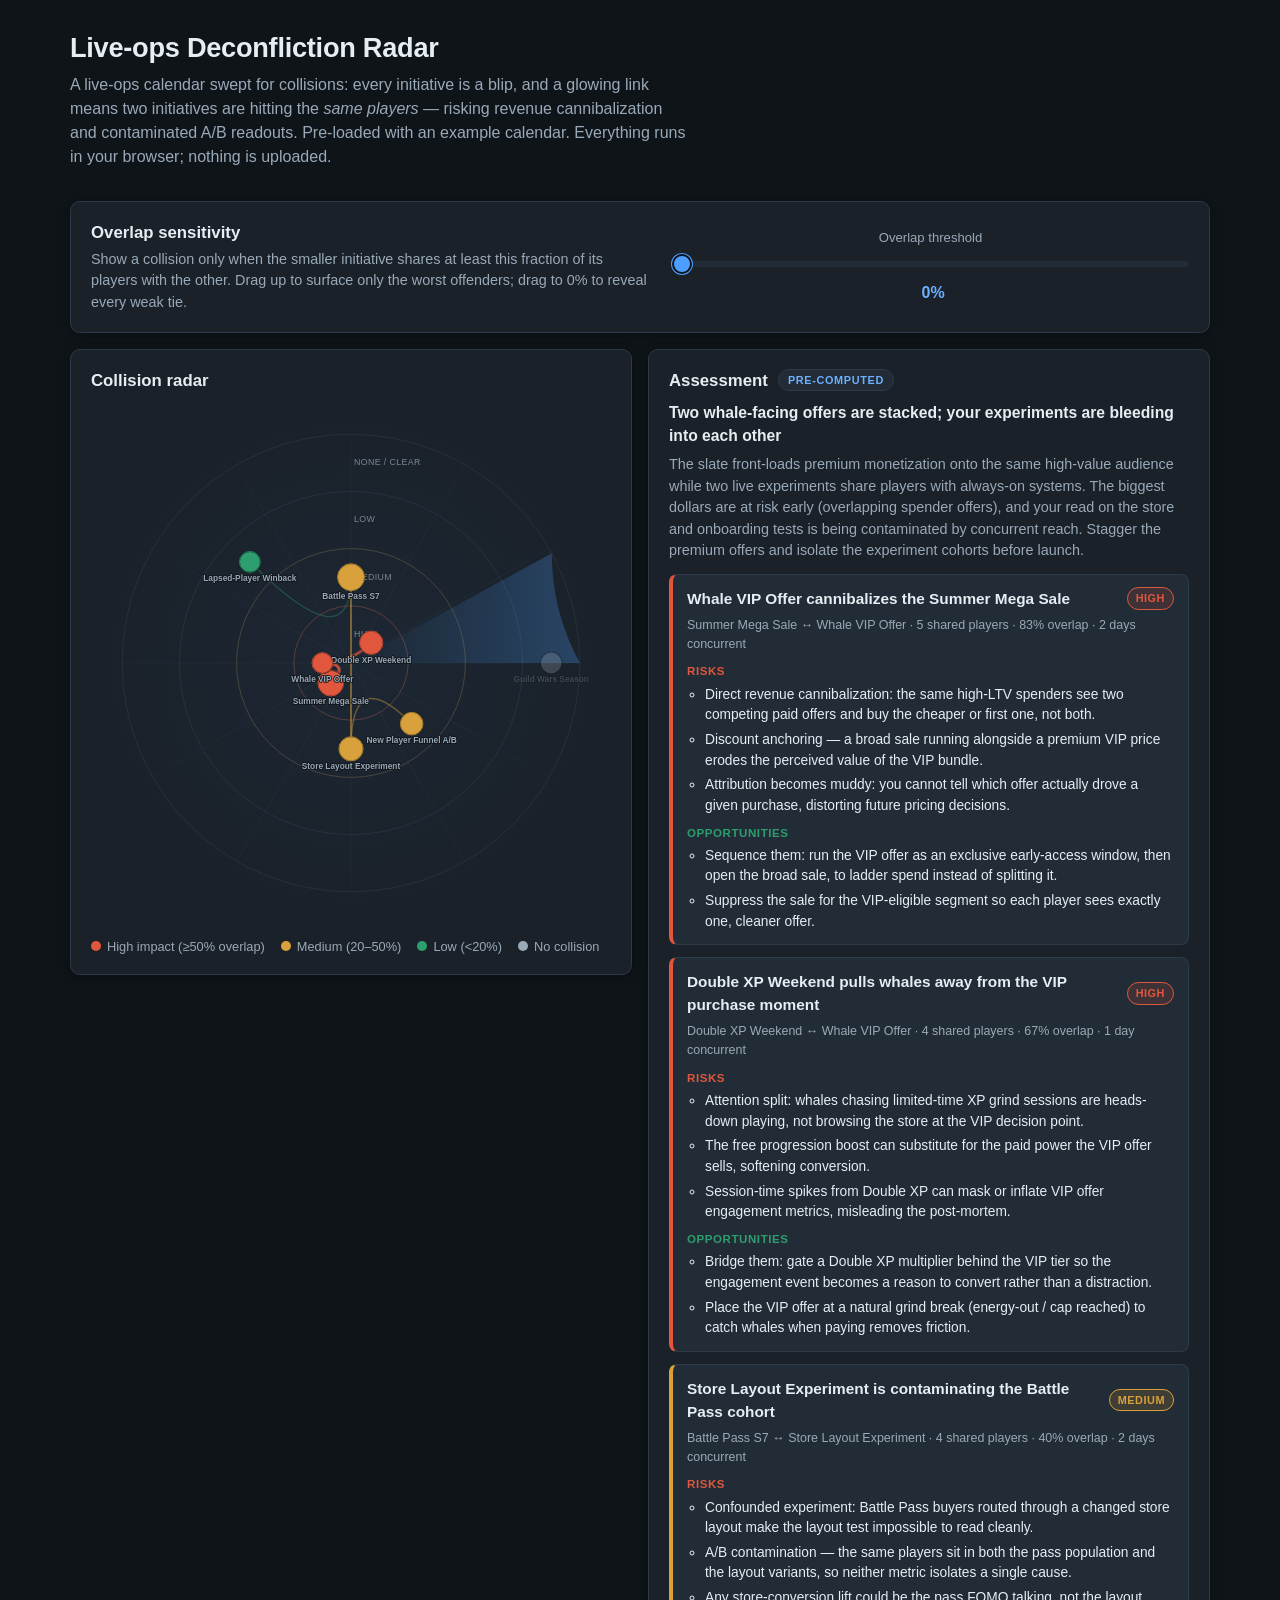
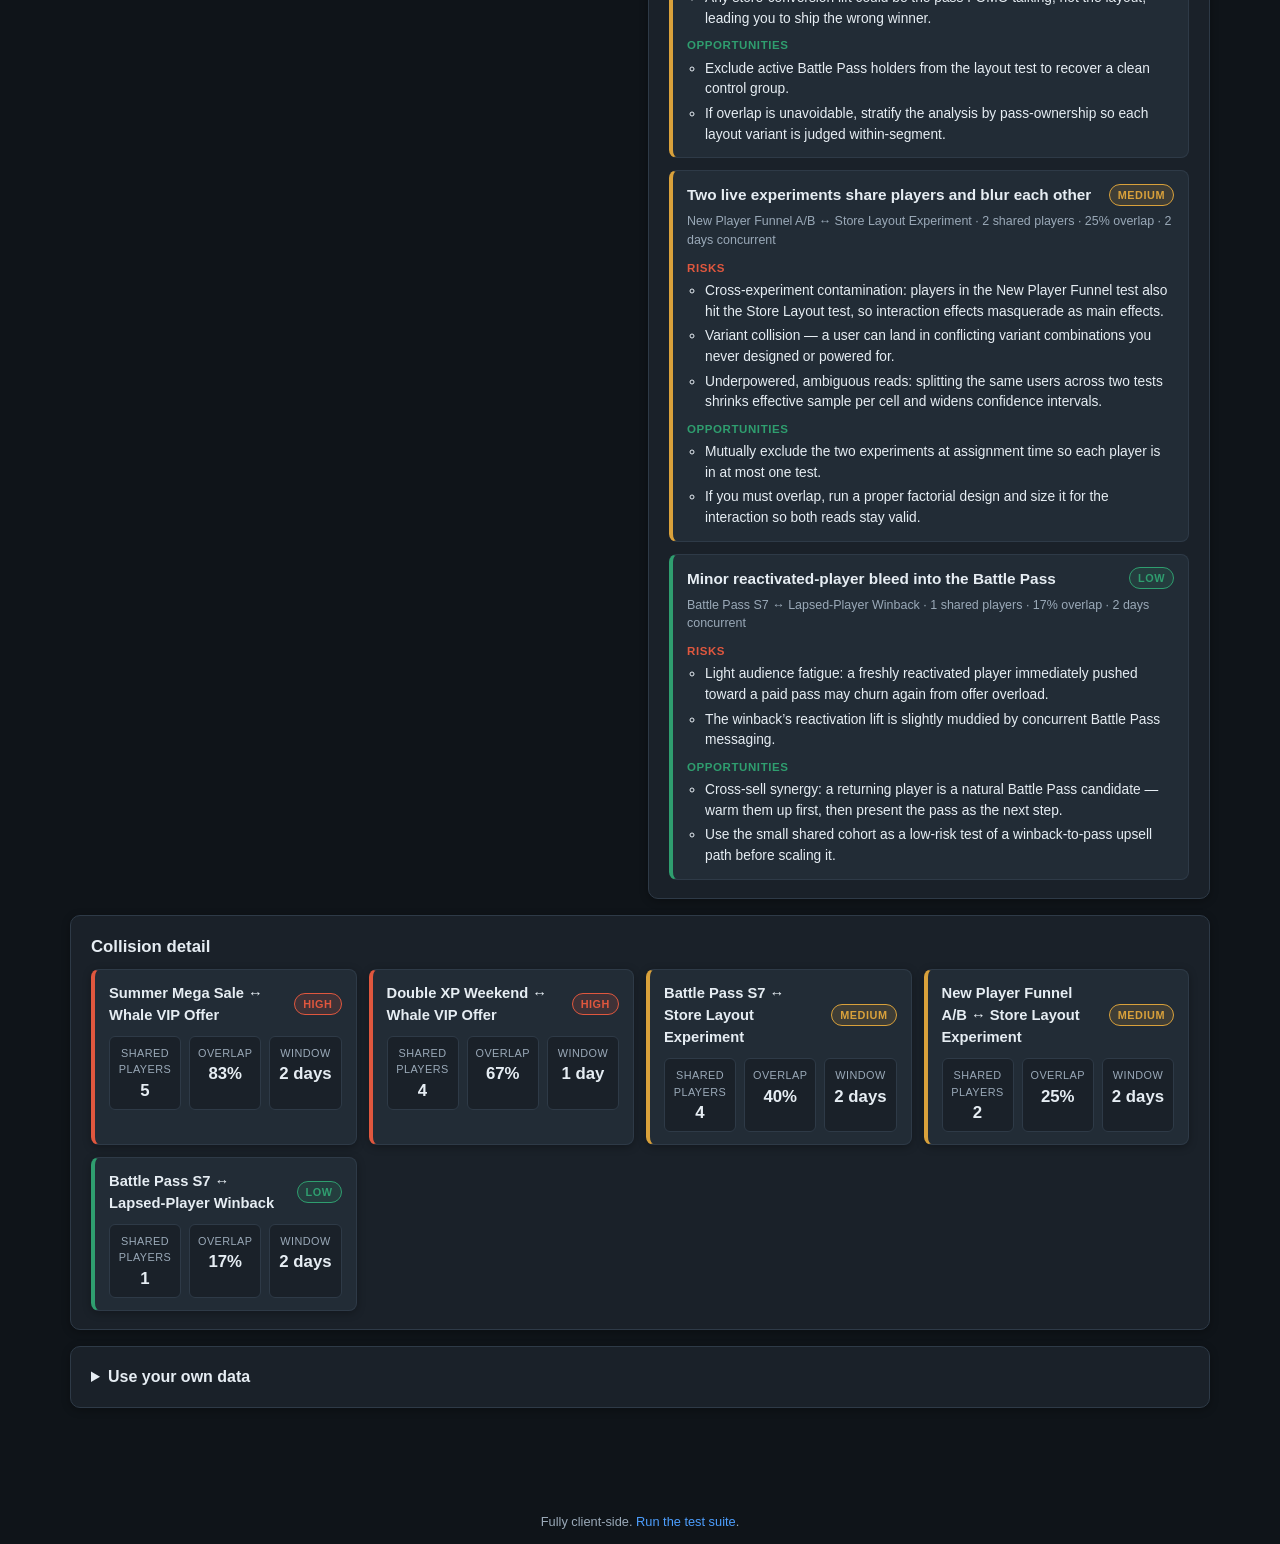
<file: index.html>
<!DOCTYPE html>
<html lang="en">
<head>
  <meta charset="utf-8" />
  <meta name="viewport" content="width=device-width, initial-scale=1" />
  <title>Live-ops Deconfliction Radar</title>
  <meta name="description" content="Client-side radar that flags overlapping live-ops initiatives sharing enrolled players, with a pre-computed risk/opportunity assessment." />
  <!-- Inline empty favicon: suppresses the browser's default /favicon.ico request (no file, no network). -->
  <link rel="icon" href="data:," />
  <!-- CSV parsing is self-contained in js/core.js — no runtime CDN dependency. -->
  <!-- Stylesheets (relative paths for GitHub Pages subpath hosting). -->
  <link rel="stylesheet" href="styles.css" />
  <link rel="stylesheet" href="radar.css" />
</head>
<body>
  <header class="app-header">
    <h1>Live-ops Deconfliction Radar</h1>
    <p class="tagline">
      A live-ops calendar swept for collisions: every initiative is a blip,
      and a glowing link means two initiatives are hitting the <em>same
      players</em> — risking revenue cannibalization and contaminated A/B
      readouts. Pre-loaded with an example calendar. Everything runs in your
      browser; nothing is uploaded.
    </p>
  </header>

  <main class="app-main">
    <!-- ============ Threshold control ============ -->
    <section class="panel threshold-panel" aria-labelledby="threshold-heading">
      <div class="threshold-row">
        <div class="threshold-copy">
          <h2 id="threshold-heading">Overlap sensitivity</h2>
          <p class="threshold-help">
            Show a collision only when the smaller initiative shares at least
            this fraction of its players with the other. Drag up to surface only
            the worst offenders; drag to 0% to reveal every weak tie.
          </p>
        </div>
        <div class="threshold-control">
          <label for="threshold-slider">Overlap threshold</label>
          <input
            type="range"
            id="threshold-slider"
            min="0"
            max="100"
            step="1"
            value="0"
            aria-describedby="threshold-readout"
          />
          <output id="threshold-readout" for="threshold-slider">0%</output>
        </div>
      </div>
    </section>

    <!-- ============ Dashboard: radar + assessment ============ -->
    <div class="dashboard">
      <!-- Radar scope -->
      <section class="panel radar-panel" aria-labelledby="radar-heading">
        <h2 id="radar-heading">Collision radar</h2>
        <div class="radar-stage">
          <svg
            id="radar"
            class="radar-svg"
            viewBox="0 0 1000 1000"
            role="img"
            aria-labelledby="radar-heading"
            aria-describedby="radar-desc"
          ></svg>
          <p id="radar-desc" class="visually-hidden">
            Radar scope. Each blip is a live-ops initiative; distance from the
            centre is its collision risk and blip size is its enrolled
            population. Lines connect initiatives that share players, coloured by
            impact.
          </p>
        </div>
        <div id="radar-legend" class="radar-legend" aria-hidden="false"></div>
      </section>

      <!-- Pre-computed assessment -->
      <section class="panel assessment-panel" aria-labelledby="assessment-heading">
        <div class="assessment-titlebar">
          <h2 id="assessment-heading">Assessment</h2>
          <span class="assessment-badge" title="This narrative ships with the demo. The hard numbers are computed live in your browser; the qualitative risk/opportunity read is pre-written, not a live model call.">Pre-computed</span>
        </div>
        <div id="assessment-overall" class="assessment-overall"></div>
        <ol id="assessment-pairs" class="assessment-pairs" aria-live="polite"></ol>
        <p id="assessment-empty" class="assessment-empty" hidden>
          No collisions at or above the current threshold — the calendar looks
          clear. Lower the threshold to inspect weaker overlaps.
        </p>
      </section>
    </div>

    <!-- ============ Validation error banner ============ -->
    <div
      id="error-banner"
      class="error-banner"
      role="alert"
      aria-live="assertive"
      hidden
    >
      <div class="error-banner-content">
        <strong class="error-banner-title">We couldn’t read that file</strong>
        <ul id="error-list" class="error-list"></ul>
      </div>
      <button type="button" id="error-dismiss" class="error-dismiss" aria-label="Dismiss errors">&times;</button>
    </div>

    <!-- ============ Conflict detail cards ============ -->
    <section class="panel results-panel" aria-labelledby="results-heading">
      <h2 id="results-heading">Collision detail</h2>

      <!-- Interim prompt: only shown if data somehow fails to auto-load. -->
      <div id="prompt-state" class="state-message prompt-state" hidden>
        <p>Load a calendar and an assignments file (below) to check for collisions.</p>
      </div>

      <!-- Empty state: data loaded, nothing at/above the current threshold. -->
      <div id="empty-state" class="state-message empty-state" hidden>
        <p>No collisions at or above the current threshold. 🎉</p>
        <p class="empty-hint">Lower the threshold to surface weaker overlaps.</p>
      </div>

      <!-- Detail cards rendered here by js/app.js -->
      <ul id="flag-list" class="flag-list" aria-live="polite"></ul>
    </section>

    <!-- ============ Advanced: bring your own data ============ -->
    <section class="panel inputs-panel" aria-labelledby="inputs-heading">
      <details>
        <summary id="inputs-heading">Use your own data</summary>
        <div class="inputs-body">
          <p class="inputs-intro">
            The radar above is pre-loaded with a sample calendar. Swap in your
            own exports — everything stays in your browser.
          </p>
          <div class="input-grid">
            <div class="input-field">
              <label for="calendar-input">Calendar CSV</label>
              <input
                type="file"
                id="calendar-input"
                accept=".csv,text/csv"
                aria-describedby="calendar-status"
              />
              <span id="calendar-status" class="file-status" data-loaded="false">Using sample</span>
            </div>

            <div class="input-field">
              <label for="assignments-input">Assignments CSV</label>
              <input
                type="file"
                id="assignments-input"
                accept=".csv,text/csv"
                aria-describedby="assignments-status"
              />
              <span id="assignments-status" class="file-status" data-loaded="false">Using sample</span>
            </div>
          </div>

          <div class="sample-row">
            <button type="button" id="load-sample-btn" class="btn btn-secondary">
              Reload sample data
            </button>
            <span class="sample-hint">Reset the radar back to the built-in example.</span>
          </div>

          <h3>Expected CSV format</h3>
          <h4>Calendar CSV</h4>
          <p>One row per initiative. Dates are ISO <code>YYYY-MM-DD</code>; the window is inclusive of both ends.</p>
          <div class="code-sample">
            <pre><code>initiative_id,name,start_date,end_date,segment_predicate
summer_sale,Summer Sale,2026-07-01,2026-07-14,
double_xp,Double XP Weekend,2026-07-10,2026-07-12,</code></pre>
          </div>
          <ul class="field-list">
            <li><code>initiative_id</code> — unique id (string)</li>
            <li><code>name</code> — human-readable label</li>
            <li><code>start_date</code>, <code>end_date</code> — ISO dates, inclusive</li>
            <li><code>segment_predicate</code> — optional, may be blank</li>
          </ul>

          <h4>Assignments CSV</h4>
          <p>One row per player enrolled in an initiative. Duplicate (player, initiative) rows are de-duplicated.</p>
          <div class="code-sample">
            <pre><code>initiative_id,player_id
summer_sale,player_001
double_xp,player_001</code></pre>
          </div>
          <ul class="field-list">
            <li><code>initiative_id</code> — must match a calendar initiative</li>
            <li><code>player_id</code> — enrolled player id (string)</li>
          </ul>
        </div>
      </details>
    </section>
  </main>

  <footer class="app-footer">
    <p>
      Fully client-side. <a href="tests.html">Run the test suite</a>.
    </p>
  </footer>

  <!-- App controller (ES module, relative path for GitHub Pages) -->
  <script type="module" src="js/app.js"></script>
</body>
</html>
</file>
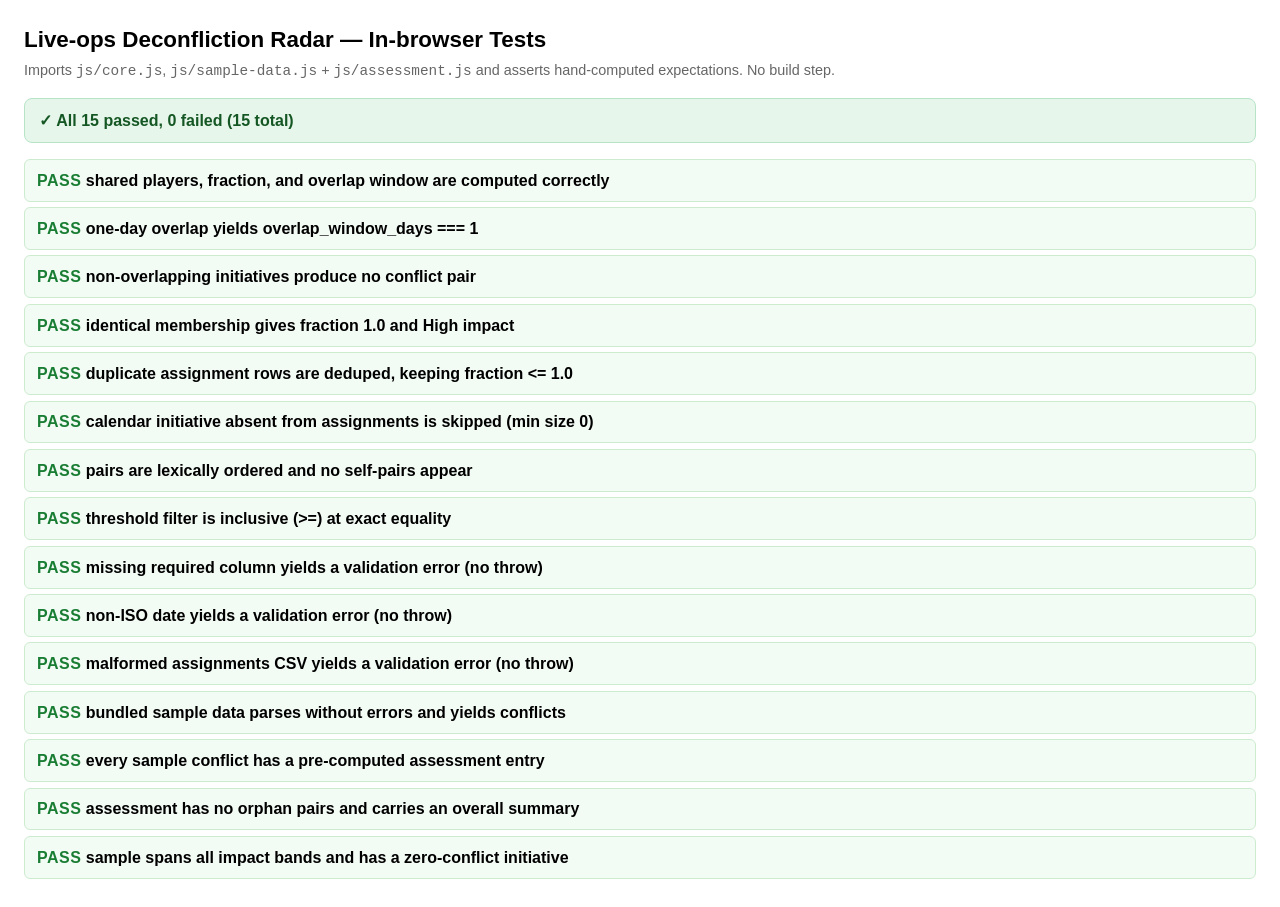
<file: tests.html>
<!DOCTYPE html>
<html lang="en">
<head>
  <meta charset="utf-8" />
  <meta name="viewport" content="width=device-width, initial-scale=1" />
  <title>Live-ops Deconfliction Radar — Test Runner</title>
  <link rel="icon" href="data:," />
  <!-- CSV parsing is self-contained in js/core.js — no CDN dependency. -->
  <style>
    :root { color-scheme: light dark; }
    body {
      font-family: -apple-system, BlinkMacSystemFont, "Segoe UI", Roboto, Helvetica, Arial, sans-serif;
      margin: 0; padding: 1.5rem; line-height: 1.45;
    }
    h1 { font-size: 1.4rem; margin: 0 0 .25rem; }
    .sub { color: #666; margin: 0 0 1rem; font-size: .9rem; }
    #summary {
      font-weight: 700; padding: .6rem .9rem; border-radius: 8px; margin: 0 0 1rem;
      border: 1px solid transparent;
    }
    #summary.ok  { background: #e6f6ea; color: #155724; border-color: #b7e4c7; }
    #summary.bad { background: #fdecec; color: #842029; border-color: #f5c2c7; }
    #summary.run { background: #eef1f5; color: #333; border-color: #d8dee6; }
    ul#results { list-style: none; margin: 0; padding: 0; }
    li.case {
      padding: .55rem .75rem; margin: .35rem 0; border-radius: 6px;
      border: 1px solid #ddd; display: flex; flex-direction: column; gap: .15rem;
    }
    li.pass { background: #f3fbf5; border-color: #cdeccf; }
    li.fail { background: #fdf3f3; border-color: #f0c9c9; }
    .tag { font-weight: 700; font-variant: small-caps; letter-spacing: .03em; }
    li.pass .tag { color: #1a7d34; }
    li.fail .tag { color: #b02a2a; }
    .name { font-weight: 600; }
    .detail { color: #8a2b2b; font-family: ui-monospace, SFMono-Regular, Menlo, Consolas, monospace; font-size: .82rem; white-space: pre-wrap; }
    code { font-family: ui-monospace, SFMono-Regular, Menlo, Consolas, monospace; }
  </style>
</head>
<body>
  <h1>Live-ops Deconfliction Radar — In-browser Tests</h1>
  <p class="sub">Imports <code>js/core.js</code>, <code>js/sample-data.js</code> + <code>js/assessment.js</code> and asserts hand-computed expectations. No build step.</p>
  <div id="summary" class="run">Running…</div>
  <ul id="results"></ul>

  <script type="module">
    import * as core from './js/core.js';
    import * as sample from './js/sample-data.js';
    import { ASSESSMENT } from './js/assessment.js';

    /* ----------------------------------------------------------------------
     * Tiny assertion + harness layer
     * -------------------------------------------------------------------- */
    class AssertError extends Error {}
    function assert(cond, msg) { if (!cond) throw new AssertError(msg || 'assertion failed'); }
    function assertEq(actual, expected, msg) {
      if (actual !== expected) {
        throw new AssertError((msg ? msg + ': ' : '') + 'expected ' + JSON.stringify(expected) + ' but got ' + JSON.stringify(actual));
      }
    }
    function assertApprox(actual, expected, eps, msg) {
      eps = eps == null ? 1e-6 : eps;
      if (typeof actual !== 'number' || Math.abs(actual - expected) > eps) {
        throw new AssertError((msg ? msg + ': ' : '') + 'expected ~' + expected + ' (+/-' + eps + ') but got ' + JSON.stringify(actual));
      }
    }

    /* ----------------------------------------------------------------------
     * Resilient adapters over the core API (tolerate small naming variations
     * while still exercising the documented contract).
     * -------------------------------------------------------------------- */
    function rowsOf(parseResult) {
      if (parseResult == null) return [];
      if (Array.isArray(parseResult)) return parseResult;
      if (Array.isArray(parseResult.rows)) return parseResult.rows;
      if (Array.isArray(parseResult.data)) return parseResult.data;
      return [];
    }
    function errorsOf(parseResult) {
      if (parseResult == null) return [];
      if (Array.isArray(parseResult)) return [];
      if (Array.isArray(parseResult.errors)) return parseResult.errors;
      return [];
    }
    function parseCal(csv) { return core.parseCalendar(csv); }
    function parseAsg(csv) { return core.parseAssignments(csv); }

    // Compute conflicts from raw CSV text the way the app's parse->compute path does.
    function conflictsFrom(calCsv, asgCsv) {
      const cal = parseCal(calCsv);
      const asg = parseAsg(asgCsv);
      const calRows = rowsOf(cal);
      const asgRows = rowsOf(asg);
      return computeFrom(calRows, asgRows);
    }
    // computeConflicts may accept assignment rows directly, or a membership map
    // built via buildMembership. Try the rows form first, fall back to membership.
    function computeFrom(calRows, asgRows) {
      let out;
      try {
        out = core.computeConflicts(calRows, asgRows);
      } catch (e) {
        out = undefined;
      }
      if (!Array.isArray(out) && typeof core.buildMembership === 'function') {
        const membership = core.buildMembership(asgRows);
        out = core.computeConflicts(calRows, membership);
      }
      assert(Array.isArray(out), 'computeConflicts should return an array');
      return out;
    }

    function pairEnds(p) {
      const a = p.initiative_a != null ? p.initiative_a : (p.a != null ? p.a : p.initiativeA);
      const b = p.initiative_b != null ? p.initiative_b : (p.b != null ? p.b : p.initiativeB);
      return [a, b];
    }
    function findPair(conflicts, x, y) {
      return conflicts.find(p => {
        const [a, b] = pairEnds(p);
        return (a === x && b === y) || (a === y && b === x);
      });
    }
    function shared(p)   { return p.shared_players != null ? p.shared_players : p.sharedPlayers; }
    function fraction(p) { return p.overlap_fraction != null ? p.overlap_fraction : p.overlapFraction; }
    function windowDays(p){ return p.overlap_window_days != null ? p.overlap_window_days : p.overlapWindowDays; }
    function impactOf(p) { return p.impact != null ? p.impact : p.impact_band; }

    function filterThr(conflicts, t) { return core.filterByThreshold(conflicts, t); }

    /* ----------------------------------------------------------------------
     * Shared CSV builders
     * -------------------------------------------------------------------- */
    const CAL_HEADER = 'initiative_id,start_date,end_date';
    const ASG_HEADER = 'initiative_id,player_id';
    function cal(rows) { return [CAL_HEADER].concat(rows).join('\n') + '\n'; }
    function asg(rows) { return [ASG_HEADER].concat(rows).join('\n') + '\n'; }

    /* ----------------------------------------------------------------------
     * Test cases
     * -------------------------------------------------------------------- */
    const tests = [];
    function test(name, fn) { tests.push({ name, fn }); }

    // 1. shared_players, overlap_fraction, and inclusive overlap_window_days.
    test('shared players, fraction, and overlap window are computed correctly', () => {
      const c = cal([
        'A,2026-01-01,2026-01-10',
        'B,2026-01-05,2026-01-15'
      ]);
      const a = asg([
        'A,p1', 'A,p2', 'A,p3',
        'B,p2', 'B,p3', 'B,p4'
      ]);
      const conflicts = conflictsFrom(c, a);
      const p = findPair(conflicts, 'A', 'B');
      assert(p, 'expected an A/B conflict pair');
      assertEq(shared(p), 2, 'shared players {p2,p3}');
      // Overlap = Jan 5..Jan 10 inclusive = 6 days.
      assertEq(windowDays(p), 6, 'inclusive overlap window');
      // fraction = shared / min(|A|,|B|) = 2 / 3.
      assertApprox(fraction(p), 2 / 3, 1e-6, 'overlap fraction');
    });

    // 2. A single-day overlap counts as 1 (inclusive).
    test('one-day overlap yields overlap_window_days === 1', () => {
      const c = cal([
        'A,2026-02-01,2026-02-05',
        'B,2026-02-05,2026-02-10'
      ]);
      const a = asg(['A,p1', 'A,p2', 'B,p1', 'B,p2']);
      const conflicts = conflictsFrom(c, a);
      const p = findPair(conflicts, 'A', 'B');
      assert(p, 'expected an A/B conflict pair sharing Feb 5');
      assertEq(windowDays(p), 1, 'single shared day is 1 inclusive day');
    });

    // 3. Non-overlapping initiatives produce no pair / no card.
    test('non-overlapping initiatives produce no conflict pair', () => {
      const c = cal([
        'A,2026-03-01,2026-03-05',
        'B,2026-03-06,2026-03-10'
      ]);
      const a = asg(['A,p1', 'A,p2', 'B,p1', 'B,p2']);
      const conflicts = conflictsFrom(c, a);
      const p = findPair(conflicts, 'A', 'B');
      assert(!p, 'dates do not overlap (Mar 5 < Mar 6) so there must be no pair');
    });

    // 4. Identical membership => fraction 1.0 and High impact.
    test('identical membership gives fraction 1.0 and High impact', () => {
      const c = cal([
        'A,2026-04-01,2026-04-10',
        'B,2026-04-03,2026-04-12'
      ]);
      const a = asg([
        'A,p1', 'A,p2', 'A,p3',
        'B,p1', 'B,p2', 'B,p3'
      ]);
      const conflicts = conflictsFrom(c, a);
      const p = findPair(conflicts, 'A', 'B');
      assert(p, 'expected an A/B conflict pair');
      assertApprox(fraction(p), 1.0, 1e-9, 'identical membership => 1.0');
      assertEq(impactOf(p), 'High', 'full overlap is High impact');
    });

    // 5. Duplicate assignment rows are deduped (Set-based membership) => fraction <= 1.0.
    test('duplicate assignment rows are deduped, keeping fraction <= 1.0', () => {
      const c = cal([
        'A,2026-05-01,2026-05-10',
        'B,2026-05-02,2026-05-09'
      ]);
      // p1 appears many times for each initiative; membership must collapse to one.
      const a = asg([
        'A,p1', 'A,p1', 'A,p1', 'A,p2',
        'B,p1', 'B,p1', 'B,p2'
      ]);
      const conflicts = conflictsFrom(c, a);
      const p = findPair(conflicts, 'A', 'B');
      assert(p, 'expected an A/B conflict pair');
      assert(fraction(p) <= 1.0 + 1e-9, 'fraction must never exceed 1.0 with duplicate rows');
      // distinct: A={p1,p2}, B={p1,p2} => shared 2, min 2 => 1.0
      assertEq(shared(p), 2, 'deduped shared count');
      assertApprox(fraction(p), 1.0, 1e-9, 'deduped fraction');
    });

    // 6. Calendar initiative with zero assignments => min-size 0 => skipped.
    test('calendar initiative absent from assignments is skipped (min size 0)', () => {
      const c = cal([
        'A,2026-06-01,2026-06-20',
        'C,2026-06-05,2026-06-15'   // C overlaps A in dates...
      ]);
      const a = asg(['A,p1', 'A,p2']); // ...but C has NO enrolled players.
      const conflicts = conflictsFrom(c, a);
      const p = findPair(conflicts, 'A', 'C');
      assert(!p, 'a pair touching an empty-membership initiative must be skipped');
    });

    // 7. Pairs are lexically ordered and self-pairs are excluded.
    test('pairs are lexically ordered and no self-pairs appear', () => {
      const c = cal([
        'Beta,2026-07-01,2026-07-10',
        'Alpha,2026-07-02,2026-07-09'
      ]);
      const a = asg(['Beta,p1', 'Beta,p2', 'Alpha,p1', 'Alpha,p2']);
      const conflicts = conflictsFrom(c, a);
      for (const p of conflicts) {
        const [x, y] = pairEnds(p);
        assert(x !== y, 'self-pair must never be produced');
        assert(String(x) < String(y), 'pair endpoints must be lexically ordered: got ' + x + ',' + y);
      }
      const p = findPair(conflicts, 'Alpha', 'Beta');
      assert(p, 'expected the Alpha/Beta pair');
      assertEq(pairEnds(p)[0], 'Alpha', 'lower id first');
      assertEq(pairEnds(p)[1], 'Beta', 'higher id second');
    });

    // 8. filterByThreshold is inclusive (>=) at the exact equality boundary.
    test('threshold filter is inclusive (>=) at exact equality', () => {
      const c = cal([
        'A,2026-08-01,2026-08-10',
        'B,2026-08-02,2026-08-09'
      ]);
      // A={p1,p2}, B={p1,p3,p4} => shared {p1}=1, min size 2 => fraction exactly 0.5.
      const a = asg([
        'A,p1', 'A,p2',
        'B,p1', 'B,p3', 'B,p4'
      ]);
      const conflicts = conflictsFrom(c, a);
      const p = findPair(conflicts, 'A', 'B');
      assert(p, 'expected an A/B conflict pair');
      assertApprox(fraction(p), 0.5, 1e-9, 'setup fraction is exactly 0.5');

      const atBoundary = filterThr(conflicts, 0.5);
      assert(findPair(atBoundary, 'A', 'B'), 'fraction == threshold must be kept (>=)');

      const justAbove = filterThr(conflicts, 0.5 + 1e-6);
      assert(!findPair(justAbove, 'A', 'B'), 'fraction below threshold must be dropped');
    });

    // 9. Malformed CSV returns ValidationErrors (never throws).
    test('missing required column yields a validation error (no throw)', () => {
      let res;
      try {
        res = parseCal('initiative_id,start_date\nA,2026-01-01\n'); // end_date column missing
      } catch (e) {
        throw new AssertError('parseCalendar must not throw on malformed input: ' + e.message);
      }
      const errs = errorsOf(res);
      assert(errs.length > 0, 'expected at least one ValidationError for the missing end_date column');
    });

    test('non-ISO date yields a validation error (no throw)', () => {
      let res;
      try {
        res = parseCal('initiative_id,start_date,end_date\nA,not-a-date,2026-01-10\n');
      } catch (e) {
        throw new AssertError('parseCalendar must not throw on a bad date: ' + e.message);
      }
      const errs = errorsOf(res);
      assert(errs.length > 0, 'expected a ValidationError for the non-ISO start_date');
      assert(typeof errs[0].message === 'string' && errs[0].message.length > 0, 'ValidationError carries a readable message');
    });

    test('malformed assignments CSV yields a validation error (no throw)', () => {
      let res;
      try {
        res = parseAsg('initiative_id\nA\n'); // player_id column missing
      } catch (e) {
        throw new AssertError('parseAssignments must not throw on malformed input: ' + e.message);
      }
      const errs = errorsOf(res);
      assert(errs.length > 0, 'expected a ValidationError for the missing player_id column');
    });

    // 10. Bundled sample data flows through the same parse->compute path cleanly.
    test('bundled sample data parses without errors and yields conflicts', () => {
      const calCsv = sample.calendarCsv != null ? sample.calendarCsv
        : (sample.sampleCalendarCsv != null ? sample.sampleCalendarCsv
          : (sample.CALENDAR_CSV != null ? sample.CALENDAR_CSV : sample.default && sample.default.calendarCsv));
      const asgCsv = sample.assignmentsCsv != null ? sample.assignmentsCsv
        : (sample.sampleAssignmentsCsv != null ? sample.sampleAssignmentsCsv
          : (sample.ASSIGNMENTS_CSV != null ? sample.ASSIGNMENTS_CSV : sample.default && sample.default.assignmentsCsv));
      assert(typeof calCsv === 'string' && calCsv.length > 0, 'sample calendar CSV string is exported');
      assert(typeof asgCsv === 'string' && asgCsv.length > 0, 'sample assignments CSV string is exported');

      const calRes = parseCal(calCsv);
      const asgRes = parseAsg(asgCsv);
      assertEq(errorsOf(calRes).length, 0, 'sample calendar parses clean');
      assertEq(errorsOf(asgRes).length, 0, 'sample assignments parse clean');

      const conflicts = computeFrom(rowsOf(calRes), rowsOf(asgRes));
      assert(conflicts.length >= 1, 'sample data should surface at least one overlapping pair');
    });

    /* ----------------------------------------------------------------------
     * Radar/assessment integration contract (v2)
     * -------------------------------------------------------------------- */
    function sampleConflicts() {
      const calCsv = sample.calendarCsv || (sample.default && sample.default.calendarCsv);
      const asgCsv = sample.assignmentsCsv || (sample.default && sample.default.assignmentsCsv);
      return computeFrom(rowsOf(parseCal(calCsv)), rowsOf(parseAsg(asgCsv)));
    }

    // 13. Every computed sample conflict has a matching pre-computed assessment
    //     entry with non-empty risks + opportunities (no missing narratives).
    test('every sample conflict has a pre-computed assessment entry', () => {
      const conflicts = sampleConflicts();
      assert(conflicts.length >= 1, 'sample should produce conflicts');
      assert(ASSESSMENT && ASSESSMENT.pairs, 'ASSESSMENT.pairs is exported');
      for (const c of conflicts) {
        const entry = ASSESSMENT.pairs[c.id];
        assert(entry, 'missing assessment entry for conflict id ' + c.id);
        assert(Array.isArray(entry.risks) && entry.risks.length > 0, 'risks for ' + c.id);
        assert(Array.isArray(entry.opportunities) && entry.opportunities.length > 0, 'opportunities for ' + c.id);
        assert(typeof entry.headline === 'string' && entry.headline.length > 0, 'headline for ' + c.id);
      }
    });

    // 14. No orphan assessment keys: every pairs key maps to a real conflict id,
    //     and the overall summary exists.
    test('assessment has no orphan pairs and carries an overall summary', () => {
      const ids = new Set(sampleConflicts().map(c => c.id));
      for (const key of Object.keys(ASSESSMENT.pairs)) {
        assert(ids.has(key), 'orphan assessment key with no matching conflict: ' + key);
      }
      assert(ASSESSMENT.overall && typeof ASSESSMENT.overall.summary === 'string'
        && ASSESSMENT.overall.summary.length > 0, 'overall.summary present');
    });

    // 15. Sample spans all three impact bands AND includes a zero-conflict
    //     initiative (so the radar always has a clean "None" blip to show).
    test('sample spans all impact bands and has a zero-conflict initiative', () => {
      const calCsv = sample.calendarCsv || (sample.default && sample.default.calendarCsv);
      const calRows = rowsOf(parseCal(calCsv));
      const conflicts = sampleConflicts();
      const bands = new Set(conflicts.map(c => impactOf(c)));
      assert(bands.has('High'), 'expected at least one High-impact conflict');
      assert(bands.has('Medium'), 'expected at least one Medium-impact conflict');
      assert(bands.has('Low'), 'expected at least one Low-impact conflict');
      const inConflict = new Set();
      for (const c of conflicts) { const [a, b] = pairEnds(c); inConflict.add(a); inConflict.add(b); }
      const allIds = calRows.map(r => r.initiative_id);
      const clean = allIds.filter(id => !inConflict.has(id));
      assert(clean.length >= 1, 'expected >=1 initiative with no conflict (a clean radar blip)');
    });

    /* ----------------------------------------------------------------------
     * Run + render
     * -------------------------------------------------------------------- */
    function run() {
      const list = document.getElementById('results');
      const summary = document.getElementById('summary');
      let passed = 0, failed = 0;

      for (const t of tests) {
        const li = document.createElement('li');
        li.className = 'case';
        let ok = true, detail = '';
        try {
          t.fn();
        } catch (e) {
          ok = false;
          detail = (e && e.message) ? e.message : String(e);
          if (!(e instanceof AssertError) && e && e.stack) detail += '\n' + e.stack;
        }
        if (ok) { passed++; li.classList.add('pass'); } else { failed++; li.classList.add('fail'); }

        const tag = document.createElement('span');
        tag.className = 'tag';
        tag.textContent = ok ? 'PASS' : 'FAIL';
        const name = document.createElement('span');
        name.className = 'name';
        name.textContent = ' ' + t.name;
        const head = document.createElement('div');
        head.appendChild(tag);
        head.appendChild(name);
        li.appendChild(head);

        if (!ok) {
          const d = document.createElement('div');
          d.className = 'detail';
          d.textContent = detail;
          li.appendChild(d);
        }
        list.appendChild(li);
      }

      summary.classList.remove('run');
      summary.classList.add(failed === 0 ? 'ok' : 'bad');
      summary.textContent = (failed === 0 ? '\u2713 All ' : '\u2717 ')
        + passed + ' passed, ' + failed + ' failed'
        + ' (' + tests.length + ' total)';
    }

    run();
  </script>
</body>
</html>
</file>
<file: styles.css>
:root {
  --bg: #0f1419;
  --surface: #1a2129;
  --surface-2: #222c36;
  --border: #2e3a47;
  --text: #e6edf3;
  --text-muted: #9aa9b8;
  --accent: #4d9fff;
  --accent-hover: #6cb0ff;
  --low: #2f9e6f;
  --low-bg: rgba(47, 158, 111, 0.15);
  --medium: #d9a13b;
  --medium-bg: rgba(217, 161, 59, 0.15);
  --high: #e0573e;
  --high-bg: rgba(224, 87, 62, 0.15);
  --error: #e0573e;
  --error-bg: rgba(224, 87, 62, 0.12);
  --radius: 10px;
  --shadow: 0 2px 8px rgba(0, 0, 0, 0.3);
  --maxw: 880px;
}

* {
  box-sizing: border-box;
}

html {
  -webkit-text-size-adjust: 100%;
}

body {
  margin: 0;
  padding: 0;
  background: var(--bg);
  color: var(--text);
  font-family: -apple-system, BlinkMacSystemFont, "Segoe UI", Roboto, Helvetica,
    Arial, sans-serif;
  font-size: 16px;
  line-height: 1.5;
}

.page {
  max-width: var(--maxw);
  margin: 0 auto;
  padding: 24px 20px 64px;
}

/* ---------- Header ---------- */
.app-header {
  margin-bottom: 24px;
}

.app-header h1 {
  margin: 0 0 6px;
  font-size: 1.6rem;
  line-height: 1.2;
}

.app-header .subtitle {
  margin: 0;
  color: var(--text-muted);
  font-size: 0.95rem;
}

/* ---------- Generic section/panel ---------- */
.panel {
  background: var(--surface);
  border: 1px solid var(--border);
  border-radius: var(--radius);
  padding: 20px;
  margin-bottom: 20px;
  box-shadow: var(--shadow);
}

.panel h2 {
  margin: 0 0 14px;
  font-size: 1.05rem;
  font-weight: 600;
}

/* ---------- File inputs ---------- */
.inputs-grid {
  display: grid;
  grid-template-columns: 1fr 1fr;
  gap: 16px;
}

.field {
  display: flex;
  flex-direction: column;
  gap: 6px;
}

.field label {
  font-weight: 600;
  font-size: 0.9rem;
}

.field .hint {
  color: var(--text-muted);
  font-size: 0.8rem;
}

input[type="file"] {
  width: 100%;
  padding: 10px;
  background: var(--surface-2);
  border: 1px dashed var(--border);
  border-radius: 8px;
  color: var(--text);
  font-size: 0.85rem;
  cursor: pointer;
}

input[type="file"]::file-selector-button {
  margin-right: 12px;
  padding: 7px 12px;
  background: var(--surface);
  border: 1px solid var(--border);
  border-radius: 6px;
  color: var(--text);
  font-size: 0.85rem;
  cursor: pointer;
}

input[type="file"]::file-selector-button:hover {
  border-color: var(--accent);
}

/* ---------- Buttons ---------- */
.btn {
  display: inline-flex;
  align-items: center;
  justify-content: center;
  gap: 8px;
  padding: 10px 16px;
  background: var(--accent);
  color: #07111d;
  border: none;
  border-radius: 8px;
  font-size: 0.9rem;
  font-weight: 600;
  cursor: pointer;
  transition: background 0.15s ease;
}

.btn:hover {
  background: var(--accent-hover);
}

.btn:focus-visible {
  outline: 2px solid var(--accent-hover);
  outline-offset: 2px;
}

.btn.secondary {
  background: var(--surface-2);
  color: var(--text);
  border: 1px solid var(--border);
}

.btn.secondary:hover {
  border-color: var(--accent);
  background: var(--surface);
}

.actions-row {
  display: flex;
  flex-wrap: wrap;
  gap: 12px;
  align-items: center;
  margin-top: 16px;
}

/* ---------- Format help ---------- */
.format-help summary {
  cursor: pointer;
  font-weight: 600;
  font-size: 0.9rem;
  color: var(--accent);
}

.format-help summary:hover {
  color: var(--accent-hover);
}

.format-help[open] summary {
  margin-bottom: 12px;
}

.format-help h3 {
  margin: 14px 0 6px;
  font-size: 0.9rem;
}

.code-block {
  display: block;
  overflow-x: auto;
  padding: 12px;
  background: var(--bg);
  border: 1px solid var(--border);
  border-radius: 8px;
  font-family: "SF Mono", "Fira Code", Consolas, Menlo, monospace;
  font-size: 0.8rem;
  line-height: 1.6;
  white-space: pre;
  color: var(--text-muted);
}

/* ---------- Threshold slider ---------- */
.threshold-control {
  display: flex;
  flex-direction: column;
  gap: 10px;
}

.threshold-label-row {
  display: flex;
  justify-content: space-between;
  align-items: baseline;
  gap: 12px;
}

.threshold-label-row label {
  font-weight: 600;
  font-size: 0.95rem;
}

.threshold-readout {
  font-variant-numeric: tabular-nums;
  font-size: 1.15rem;
  font-weight: 700;
  color: var(--accent);
}

input[type="range"] {
  -webkit-appearance: none;
  appearance: none;
  width: 100%;
  height: 6px;
  border-radius: 3px;
  background: var(--surface-2);
  outline: none;
  cursor: pointer;
}

input[type="range"]::-webkit-slider-thumb {
  -webkit-appearance: none;
  appearance: none;
  width: 20px;
  height: 20px;
  border-radius: 50%;
  background: var(--accent);
  border: 2px solid var(--bg);
  box-shadow: 0 0 0 1px var(--accent);
  cursor: pointer;
}

input[type="range"]::-moz-range-thumb {
  width: 18px;
  height: 18px;
  border-radius: 50%;
  background: var(--accent);
  border: 2px solid var(--bg);
  cursor: pointer;
}

input[type="range"]:focus-visible::-webkit-slider-thumb {
  box-shadow: 0 0 0 3px var(--accent-hover);
}

.threshold-scale {
  display: flex;
  justify-content: space-between;
  color: var(--text-muted);
  font-size: 0.75rem;
  font-variant-numeric: tabular-nums;
}

/* ---------- Error banner ---------- */
.error-banner {
  display: flex;
  align-items: flex-start;
  gap: 12px;
  padding: 14px 16px;
  margin-bottom: 20px;
  background: var(--error-bg);
  border: 1px solid var(--error);
  border-radius: var(--radius);
  color: var(--text);
}

.error-banner[hidden] {
  display: none;
}

.error-banner .error-icon {
  flex: 0 0 auto;
  font-size: 1.1rem;
  line-height: 1.4;
}

.error-banner .error-body {
  flex: 1 1 auto;
  min-width: 0;
}

.error-banner .error-title {
  font-weight: 700;
  margin-bottom: 4px;
}

.error-banner ul {
  margin: 6px 0 0;
  padding-left: 18px;
}

.error-banner li {
  font-size: 0.88rem;
  margin-bottom: 3px;
  word-break: break-word;
}

.error-dismiss {
  flex: 0 0 auto;
  background: transparent;
  border: none;
  color: var(--text-muted);
  font-size: 1.3rem;
  line-height: 1;
  cursor: pointer;
  padding: 0 4px;
}

.error-dismiss:hover {
  color: var(--text);
}

/* ---------- Results header ---------- */
.results-header {
  display: flex;
  flex-wrap: wrap;
  align-items: baseline;
  justify-content: space-between;
  gap: 8px;
  margin-bottom: 14px;
}

.results-header h2 {
  margin: 0;
  font-size: 1.1rem;
}

.results-count {
  color: var(--text-muted);
  font-size: 0.9rem;
  font-variant-numeric: tabular-nums;
}

/* ---------- Flag cards ---------- */
.flag-list {
  display: flex;
  flex-direction: column;
  gap: 14px;
  list-style: none;
  margin: 0;
  padding: 0;
}

.flag-card {
  background: var(--surface);
  border: 1px solid var(--border);
  border-left-width: 4px;
  border-radius: var(--radius);
  padding: 16px 18px;
  box-shadow: var(--shadow);
}

.flag-card.impact-low {
  border-left-color: var(--low);
}

.flag-card.impact-medium {
  border-left-color: var(--medium);
}

.flag-card.impact-high {
  border-left-color: var(--high);
}

.flag-card-top {
  display: flex;
  align-items: flex-start;
  justify-content: space-between;
  gap: 12px;
  margin-bottom: 12px;
}

.flag-pair {
  font-size: 1.02rem;
  font-weight: 600;
  line-height: 1.35;
}

.flag-pair .vs {
  color: var(--text-muted);
  font-weight: 400;
  padding: 0 6px;
}

/* ---------- Impact badge ---------- */
.impact-badge {
  flex: 0 0 auto;
  display: inline-flex;
  align-items: center;
  padding: 4px 11px;
  border-radius: 999px;
  font-size: 0.72rem;
  font-weight: 700;
  letter-spacing: 0.05em;
  text-transform: uppercase;
  white-space: nowrap;
  border: 1px solid transparent;
}

.impact-badge.impact-low {
  color: var(--low);
  background: var(--low-bg);
  border-color: var(--low);
}

.impact-badge.impact-medium {
  color: var(--medium);
  background: var(--medium-bg);
  border-color: var(--medium);
}

.impact-badge.impact-high {
  color: var(--high);
  background: var(--high-bg);
  border-color: var(--high);
}

/* ---------- Card metrics ---------- */
.flag-metrics {
  display: grid;
  grid-template-columns: repeat(3, 1fr);
  gap: 12px;
}

.metric {
  background: var(--surface-2);
  border-radius: 8px;
  padding: 10px 12px;
}

.metric .metric-value {
  display: block;
  font-size: 1.25rem;
  font-weight: 700;
  font-variant-numeric: tabular-nums;
  line-height: 1.1;
}

.metric .metric-label {
  display: block;
  margin-top: 3px;
  color: var(--text-muted);
  font-size: 0.74rem;
  text-transform: uppercase;
  letter-spacing: 0.04em;
}

/* ---------- States (empty / prompt) ---------- */
.state {
  text-align: center;
  padding: 40px 24px;
  background: var(--surface);
  border: 1px dashed var(--border);
  border-radius: var(--radius);
  color: var(--text-muted);
}

.state[hidden] {
  display: none;
}

.state .state-icon {
  font-size: 2rem;
  display: block;
  margin-bottom: 10px;
}

.state .state-title {
  color: var(--text);
  font-size: 1.05rem;
  font-weight: 600;
  margin: 0 0 6px;
}

.state .state-text {
  margin: 0;
  font-size: 0.9rem;
}

.empty-state.state {
  border-color: var(--low);
}

.empty-state .state-icon {
  color: var(--low);
}

/* ---------- Footer ---------- */
.app-footer {
  margin-top: 32px;
  text-align: center;
  color: var(--text-muted);
  font-size: 0.8rem;
}

.app-footer a {
  color: var(--accent);
  text-decoration: none;
}

.app-footer a:hover {
  text-decoration: underline;
}

/* ---------- Utilities ---------- */
[hidden] {
  display: none !important;
}

.visually-hidden {
  position: absolute;
  width: 1px;
  height: 1px;
  padding: 0;
  margin: -1px;
  overflow: hidden;
  clip: rect(0, 0, 0, 0);
  white-space: nowrap;
  border: 0;
}

/* ---------- Responsive ---------- */
@media (max-width: 640px) {
  .page {
    padding: 18px 14px 48px;
  }

  .app-header h1 {
    font-size: 1.35rem;
  }

  .inputs-grid {
    grid-template-columns: 1fr;
  }

  .flag-metrics {
    grid-template-columns: 1fr;
  }

  .flag-card-top {
    flex-direction: column;
    align-items: flex-start;
  }

  .actions-row .btn {
    flex: 1 1 auto;
  }
}

@media (prefers-reduced-motion: reduce) {
  * {
    transition: none !important;
  }
}

/* ===========================================================================
 * v2 — Radar dashboard layout. Appended after the legacy rules so these win
 * on equal specificity. Uses the palette custom properties defined in :root.
 * Class names here match what index.html + js/app.js emit.
 * ========================================================================= */

body {
  background: var(--bg);
  color: var(--text);
  font-family: -apple-system, BlinkMacSystemFont, "Segoe UI", Roboto, Helvetica, Arial, sans-serif;
  line-height: 1.5;
  margin: 0;
}

.app-header,
.app-main,
.app-footer {
  max-width: 1180px;
  margin-left: auto;
  margin-right: auto;
  padding-left: 20px;
  padding-right: 20px;
}

.app-header {
  padding-top: 32px;
  padding-bottom: 8px;
}

.app-header h1 {
  font-size: 1.7rem;
  margin: 0 0 8px;
  letter-spacing: -0.01em;
}

.app-header .tagline {
  color: var(--text-muted);
  max-width: 70ch;
  margin: 0;
}

.app-main {
  padding-bottom: 56px;
}

.panel {
  background: var(--surface);
  border: 1px solid var(--border);
  border-radius: var(--radius);
  box-shadow: var(--shadow);
  padding: 18px 20px;
  margin: 16px 0;
}

.panel h2 {
  font-size: 1.05rem;
  margin: 0 0 10px;
}

/* ---------- Threshold ---------- */
.threshold-row {
  display: flex;
  gap: 24px;
  align-items: center;
  flex-wrap: wrap;
}

.threshold-copy {
  flex: 1 1 320px;
  min-width: 260px;
}

.threshold-copy h2 {
  margin-bottom: 4px;
}

.threshold-help {
  color: var(--text-muted);
  font-size: 0.9rem;
  margin: 0;
}

.threshold-control {
  flex: 1 1 280px;
  display: flex;
  align-items: center;
  gap: 12px;
  min-width: 240px;
}

.threshold-control label {
  font-size: 0.82rem;
  color: var(--text-muted);
  white-space: nowrap;
}

.threshold-control input[type="range"] {
  flex: 1 1 auto;
  accent-color: var(--accent);
  min-width: 120px;
}

#threshold-readout {
  font-variant-numeric: tabular-nums;
  font-weight: 700;
  color: var(--accent-hover);
  min-width: 3.2ch;
  text-align: right;
}

/* ---------- Dashboard grid ---------- */
.dashboard {
  display: grid;
  grid-template-columns: minmax(0, 1fr) minmax(0, 1fr);
  gap: 16px;
  align-items: start;
}

@media (max-width: 880px) {
  .dashboard {
    grid-template-columns: 1fr;
  }
}

/* ---------- Radar ---------- */
.radar-panel {
  margin: 0;
}

.radar-stage {
  width: 100%;
  max-width: 560px;
  margin: 0 auto;
}

.radar-svg {
  display: block;
  width: 100%;
  height: auto;
  aspect-ratio: 1 / 1;
}

.radar-legend {
  display: flex;
  flex-wrap: wrap;
  gap: 10px 16px;
  margin-top: 14px;
  font-size: 0.8rem;
  color: var(--text-muted);
}

.legend-item {
  display: inline-flex;
  align-items: center;
  gap: 6px;
}

.legend-dot {
  width: 10px;
  height: 10px;
  border-radius: 50%;
  background: var(--text-muted);
  flex: none;
}

.legend-high .legend-dot { background: var(--high); }
.legend-medium .legend-dot { background: var(--medium); }
.legend-low .legend-dot { background: var(--low); }
.legend-none .legend-dot { background: var(--text-muted); }

/* ---------- Assessment ---------- */
.assessment-panel {
  margin: 0;
}

.assessment-titlebar {
  display: flex;
  align-items: center;
  gap: 10px;
  margin-bottom: 8px;
}

.assessment-titlebar h2 {
  margin: 0;
}

.assessment-badge {
  font-size: 0.68rem;
  text-transform: uppercase;
  letter-spacing: 0.06em;
  font-weight: 700;
  color: var(--accent-hover);
  border: 1px solid var(--border);
  background: var(--surface-2);
  border-radius: 999px;
  padding: 2px 9px;
  cursor: help;
}

.assessment-overall__headline {
  font-size: 0.98rem;
  margin: 0 0 6px;
}

.assessment-overall__summary {
  color: var(--text-muted);
  font-size: 0.9rem;
  margin: 0 0 12px;
}

.assessment-overall__note {
  border-left: 3px solid var(--accent);
  padding-left: 10px;
}

.assessment-pairs {
  list-style: none;
  margin: 0;
  padding: 0;
  display: flex;
  flex-direction: column;
  gap: 12px;
}

.assessment-item {
  background: var(--surface-2);
  border: 1px solid var(--border);
  border-left-width: 4px;
  border-radius: 8px;
  padding: 12px 14px;
}

.assessment-item.impact-high { border-left-color: var(--high); }
.assessment-item.impact-medium { border-left-color: var(--medium); }
.assessment-item.impact-low { border-left-color: var(--low); }

/* Transient highlight when a radar blip/link points here. */
.assessment-item.is-flash {
  animation: assess-flash 1.2s ease-out;
}

@keyframes assess-flash {
  0%   { box-shadow: 0 0 0 2px var(--accent-hover), 0 0 14px 2px var(--accent); }
  100% { box-shadow: 0 0 0 0 transparent; }
}

@media (prefers-reduced-motion: reduce) {
  .assessment-item.is-flash {
    animation: none;
    box-shadow: 0 0 0 2px var(--accent-hover);
  }
}

.assessment-item__head {
  display: flex;
  align-items: center;
  justify-content: space-between;
  gap: 10px;
}

.assessment-item__headline {
  font-size: 0.96rem;
  margin: 0;
}

.assessment-item__stats {
  font-size: 0.78rem;
  color: var(--text-muted);
  font-variant-numeric: tabular-nums;
  margin: 6px 0 10px;
}

.assessment-group {
  margin-top: 8px;
}

.assessment-group__title {
  font-size: 0.72rem;
  text-transform: uppercase;
  letter-spacing: 0.05em;
  margin: 0 0 4px;
  color: var(--text-muted);
}

.assessment-group--risks .assessment-group__title { color: var(--high); }
.assessment-group--opportunities .assessment-group__title { color: var(--low); }

.assessment-group__list {
  margin: 0;
  padding-left: 18px;
  font-size: 0.86rem;
  display: flex;
  flex-direction: column;
  gap: 4px;
}

.assessment-empty {
  color: var(--text-muted);
  font-size: 0.9rem;
}

/* ---------- Impact badges (BEM) ---------- */
.impact-badge {
  display: inline-block;
  font-size: 0.68rem;
  font-weight: 700;
  text-transform: uppercase;
  letter-spacing: 0.05em;
  padding: 2px 8px;
  border-radius: 999px;
  border: 1px solid transparent;
  white-space: nowrap;
}

.impact-badge--high { color: var(--high); background: var(--high-bg); border-color: var(--high); }
.impact-badge--medium { color: var(--medium); background: var(--medium-bg); border-color: var(--medium); }
.impact-badge--low { color: var(--low); background: var(--low-bg); border-color: var(--low); }

/* ---------- Conflict detail cards ---------- */
.flag-list {
  list-style: none;
  margin: 0;
  padding: 0;
  display: grid;
  grid-template-columns: repeat(auto-fill, minmax(240px, 1fr));
  gap: 12px;
}

.flag-card {
  background: var(--surface-2);
  border: 1px solid var(--border);
  border-left-width: 4px;
  border-radius: 8px;
  padding: 12px 14px;
}

.flag-card.impact-high { border-left-color: var(--high); }
.flag-card.impact-medium { border-left-color: var(--medium); }
.flag-card.impact-low { border-left-color: var(--low); }

.flag-card__header {
  display: flex;
  align-items: center;
  justify-content: space-between;
  gap: 8px;
  margin-bottom: 10px;
}

.flag-card__title {
  font-size: 0.92rem;
  margin: 0;
}

.flag-card__metrics {
  display: grid;
  grid-template-columns: repeat(3, 1fr);
  gap: 8px;
  margin: 0;
}

.metric {
  background: var(--surface);
  border: 1px solid var(--border);
  border-radius: 6px;
  padding: 6px 8px;
  text-align: center;
}

.metric__value {
  font-size: 1.05rem;
  font-weight: 700;
  margin: 0;
  font-variant-numeric: tabular-nums;
}

.metric__label {
  font-size: 0.68rem;
  color: var(--text-muted);
  text-transform: uppercase;
  letter-spacing: 0.04em;
  margin: 2px 0 0;
}

/* ---------- States ---------- */
.state-message {
  color: var(--text-muted);
  font-size: 0.92rem;
}

.empty-hint {
  font-size: 0.84rem;
}

/* ---------- Inputs (advanced, collapsed) ---------- */
.inputs-panel summary {
  cursor: pointer;
  font-weight: 600;
}

.inputs-body {
  margin-top: 14px;
}

.inputs-intro {
  color: var(--text-muted);
  font-size: 0.9rem;
}

.input-grid {
  display: grid;
  grid-template-columns: 1fr 1fr;
  gap: 14px;
}

@media (max-width: 560px) {
  .input-grid { grid-template-columns: 1fr; }
}

.input-field {
  display: flex;
  flex-direction: column;
  gap: 5px;
}

.input-field label {
  font-size: 0.82rem;
  font-weight: 600;
}

.file-status {
  font-size: 0.76rem;
  color: var(--text-muted);
}

.file-status[data-loaded="true"] {
  color: var(--low);
}

.sample-row {
  display: flex;
  align-items: center;
  gap: 12px;
  flex-wrap: wrap;
  margin: 14px 0;
}

.sample-hint {
  font-size: 0.8rem;
  color: var(--text-muted);
}

.btn {
  font: inherit;
  cursor: pointer;
  border-radius: 8px;
  padding: 8px 14px;
  border: 1px solid var(--border);
}

.btn-secondary {
  background: var(--surface-2);
  color: var(--text);
}

.btn-secondary:hover {
  background: var(--border);
}

.btn:focus-visible {
  outline: 2px solid var(--accent-hover);
  outline-offset: 2px;
}

.inputs-body h3 { font-size: 0.95rem; margin: 16px 0 6px; }
.inputs-body h4 { font-size: 0.85rem; margin: 12px 0 4px; }

.code-sample pre {
  background: var(--bg);
  border: 1px solid var(--border);
  border-radius: 6px;
  padding: 10px 12px;
  overflow-x: auto;
  font-size: 0.8rem;
}

.field-list {
  font-size: 0.85rem;
  color: var(--text-muted);
  padding-left: 18px;
}

code {
  font-family: ui-monospace, SFMono-Regular, Menlo, Consolas, monospace;
  font-size: 0.85em;
}
</file>
<file: radar.css>
/* radar.css — styling for the SVG radar-sweep renderer (js/radar.js).
 *
 * Class names used (assigned by radar.js):
 *   .radar-svg                root <svg>
 *   .radar-bg                 background group (rings/spokes/sweep, aria-hidden)
 *   .radar-ring               concentric band ring  (+ --high/--medium/--low/--none)
 *   .radar-ring-label         band text label
 *   .radar-spoke              faint radial grid line
 *   .radar-sweep              rotating sweep wedge (uses #radar-sweep-grad)
 *   .radar-links              link group
 *   .radar-link               chord/link path       (+ --high/--medium/--low)
 *   .radar-blips              blip group
 *   .radar-blip               one initiative group   (+ --high/--medium/--low/--none,
 *                                                      .is-dimmed)
 *   .radar-blip-dot           the blip circle
 *   .radar-blip-ping          animated ping ring (non-dimmed only)
 *   .radar-blip-label         initiative name text
 *
 * CSS custom properties introduced (fall back to styles.css palette if present):
 *   --radar-ring-stroke, --radar-spoke, --radar-sweep,
 *   --radar-label, --radar-blip-stroke,
 *   --radar-high, --radar-medium, --radar-low, --radar-none,
 *   --radar-focus, --radar-dim-opacity
 */

:root {
  /* Reuse the app palette from styles.css where it exists. */
  --radar-ring-stroke: var(--border, #2e3a47);
  --radar-spoke: rgba(120, 140, 160, 0.12);
  --radar-sweep: var(--accent, #4d9fff);
  --radar-label: var(--text-muted, #9aa9b8);
  --radar-blip-stroke: var(--bg, #0f1419);

  --radar-high: var(--high, #e0573e);
  --radar-medium: var(--medium, #d9a13b);
  --radar-low: var(--low, #2f9e6f);
  --radar-none: var(--text-muted, #9aa9b8);

  --radar-focus: var(--accent-hover, #6cb0ff);
  --radar-dim-opacity: 0.28;
}

.radar-svg {
  display: block;
  width: 100%;
  height: auto;
  background: radial-gradient(
    circle at 50% 50%,
    rgba(77, 159, 255, 0.05),
    transparent 70%
  );
  font-family: -apple-system, BlinkMacSystemFont, "Segoe UI", Roboto, Helvetica,
    Arial, sans-serif;
}

/* ---------- Background rings / grid ---------- */
.radar-ring {
  fill: none;
  stroke: var(--radar-ring-stroke);
  stroke-width: 1.25;
}

.radar-ring--high {
  stroke: color-mix(in srgb, var(--radar-high) 45%, var(--radar-ring-stroke));
}
.radar-ring--medium {
  stroke: color-mix(in srgb, var(--radar-medium) 30%, var(--radar-ring-stroke));
}

.radar-ring-label {
  fill: var(--radar-label);
  font-size: 17px;
  letter-spacing: 0.04em;
  text-transform: uppercase;
  opacity: 0.75;
}

.radar-spoke {
  stroke: var(--radar-spoke);
  stroke-width: 1;
}

/* ---------- Rotating sweep ---------- */
.radar-sweep {
  transform-origin: 500px 500px; /* CENTER of viewBox */
  animation: radar-spin 8s linear infinite;
  pointer-events: none;
}

@keyframes radar-spin {
  from {
    transform: rotate(0deg);
  }
  to {
    transform: rotate(360deg);
  }
}

/* ---------- Links ---------- */
.radar-link {
  stroke-linecap: round;
  cursor: pointer;
  transition: stroke-opacity 0.15s ease, stroke-width 0.15s ease;
}
.radar-link--high {
  stroke: var(--radar-high);
}
.radar-link--medium {
  stroke: var(--radar-medium);
}
.radar-link--low {
  stroke: var(--radar-low);
}

.radar-link:hover,
.radar-link:focus {
  stroke-opacity: 1 !important;
  outline: none;
}
.radar-link:focus-visible {
  stroke: var(--radar-focus);
  filter: drop-shadow(0 0 4px var(--radar-focus));
}

/* ---------- Blips ---------- */
.radar-blip {
  cursor: pointer;
}
.radar-blip-dot {
  stroke: var(--radar-blip-stroke);
  stroke-width: 2;
  transition: filter 0.15s ease;
}
.radar-blip--high .radar-blip-dot {
  fill: var(--radar-high);
}
.radar-blip--medium .radar-blip-dot {
  fill: var(--radar-medium);
}
.radar-blip--low .radar-blip-dot {
  fill: var(--radar-low);
}
.radar-blip--none .radar-blip-dot {
  fill: var(--radar-none);
}

.radar-blip-label {
  fill: var(--radar-label);
  font-size: 16px;
  font-weight: 600;
  paint-order: stroke;
  stroke: var(--radar-blip-stroke);
  stroke-width: 3px;
  stroke-linejoin: round;
}

/* Ping ring pulse for active blips. */
.radar-blip-ping {
  fill: none;
  stroke: currentColor;
  stroke-width: 1.5;
  transform-box: fill-box;
  transform-origin: center;
  animation: radar-ping 2.6s ease-out infinite;
  pointer-events: none;
}
.radar-blip--high .radar-blip-ping {
  color: var(--radar-high);
}
.radar-blip--medium .radar-blip-ping {
  color: var(--radar-medium);
}
.radar-blip--low .radar-blip-ping {
  color: var(--radar-low);
}
.radar-blip--none .radar-blip-ping {
  color: var(--radar-none);
}

@keyframes radar-ping {
  0% {
    transform: scale(1);
    stroke-opacity: 0.5;
  }
  100% {
    transform: scale(2.4);
    stroke-opacity: 0;
  }
}

/* De-emphasize initiatives whose every link is hidden. */
.radar-blip.is-dimmed {
  opacity: var(--radar-dim-opacity);
}

/* ---------- Hover / focus highlight ---------- */
.radar-blip:hover .radar-blip-dot,
.radar-blip:focus .radar-blip-dot {
  filter: drop-shadow(0 0 6px currentColor);
  outline: none;
}
.radar-blip--high:hover .radar-blip-dot,
.radar-blip--high:focus .radar-blip-dot {
  color: var(--radar-high);
}
.radar-blip--medium:hover .radar-blip-dot,
.radar-blip--medium:focus .radar-blip-dot {
  color: var(--radar-medium);
}
.radar-blip--low:hover .radar-blip-dot,
.radar-blip--low:focus .radar-blip-dot {
  color: var(--radar-low);
}
.radar-blip--none:hover .radar-blip-dot,
.radar-blip--none:focus .radar-blip-dot {
  color: var(--radar-none);
}

.radar-blip:focus-visible {
  outline: none;
}
.radar-blip:focus-visible .radar-blip-dot {
  stroke: var(--radar-focus);
  stroke-width: 3;
}

/* ---------- Reduced-motion guard ---------- */
@media (prefers-reduced-motion: reduce) {
  .radar-sweep,
  .radar-blip-ping {
    animation: none !important;
  }
  .radar-sweep {
    opacity: 0.35; /* keep a static beam for the aesthetic */
  }
  .radar-blip-ping {
    display: none;
  }
}
</file>
